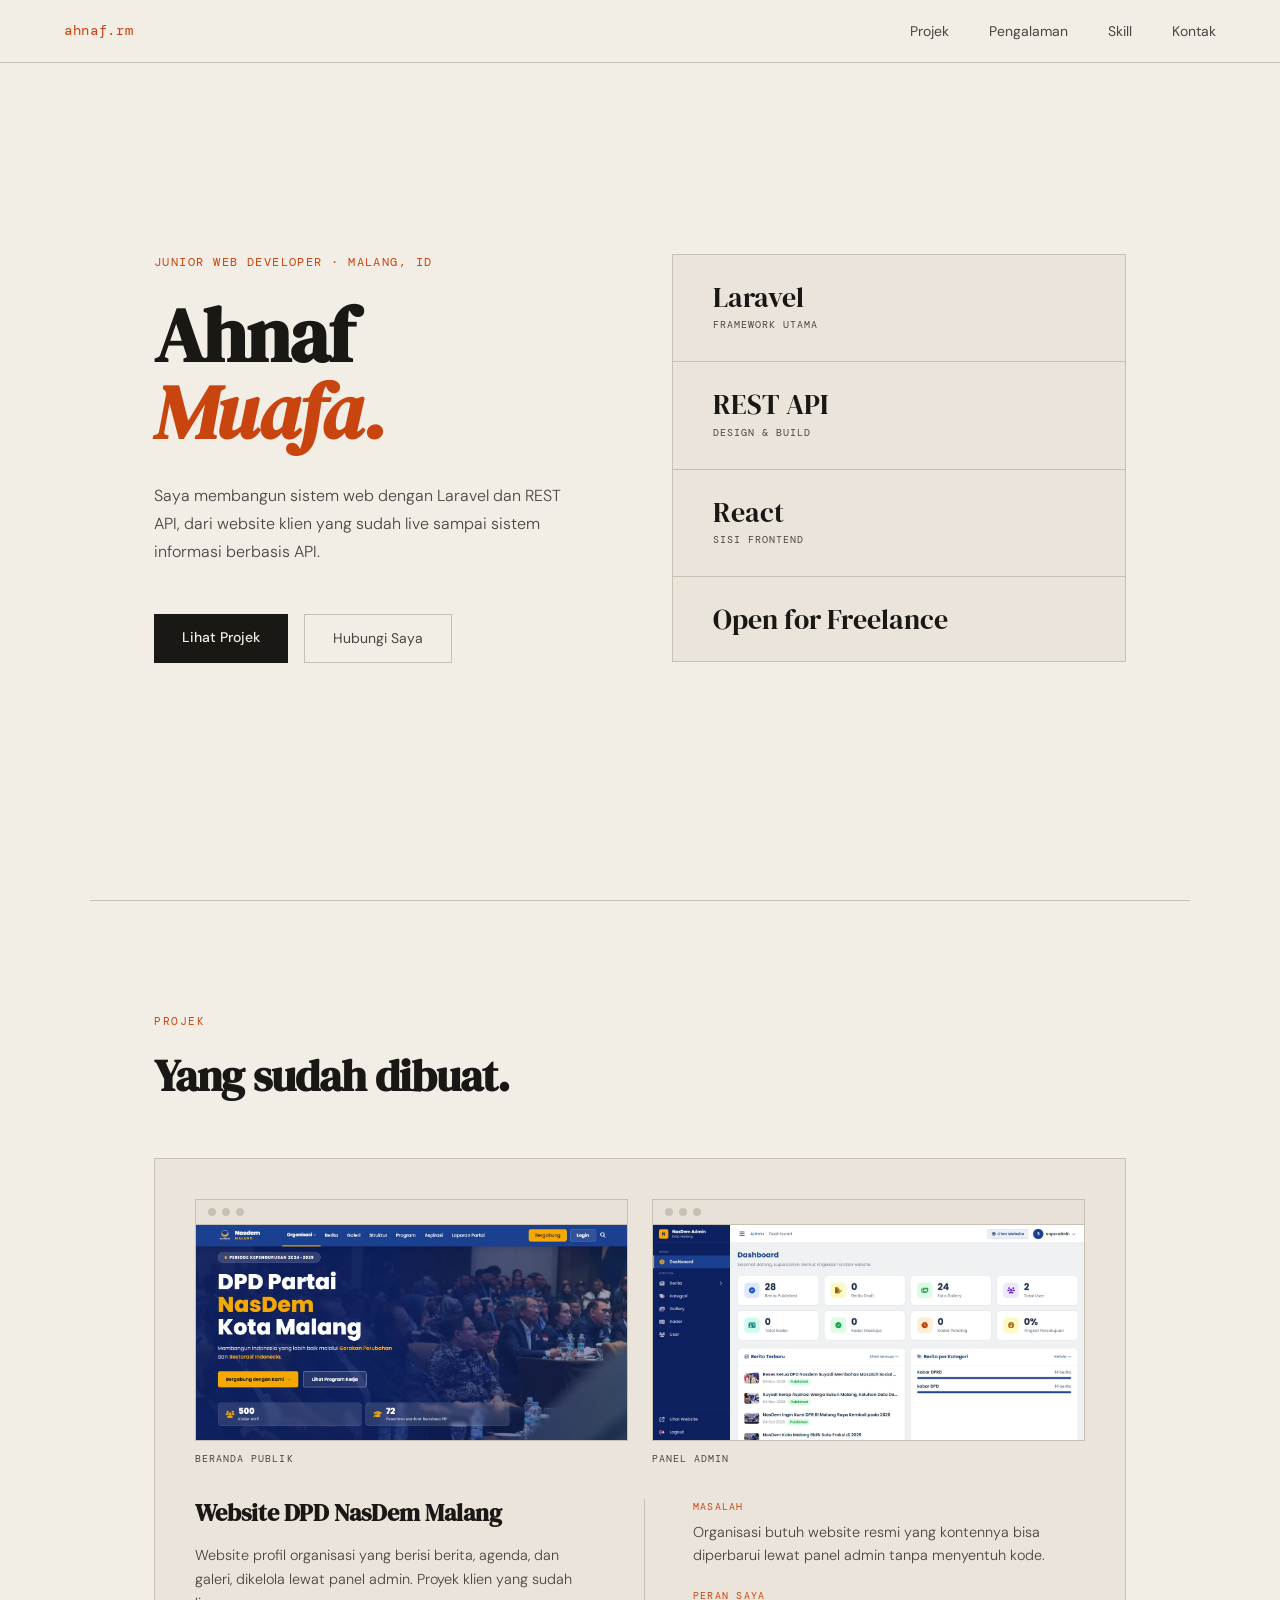
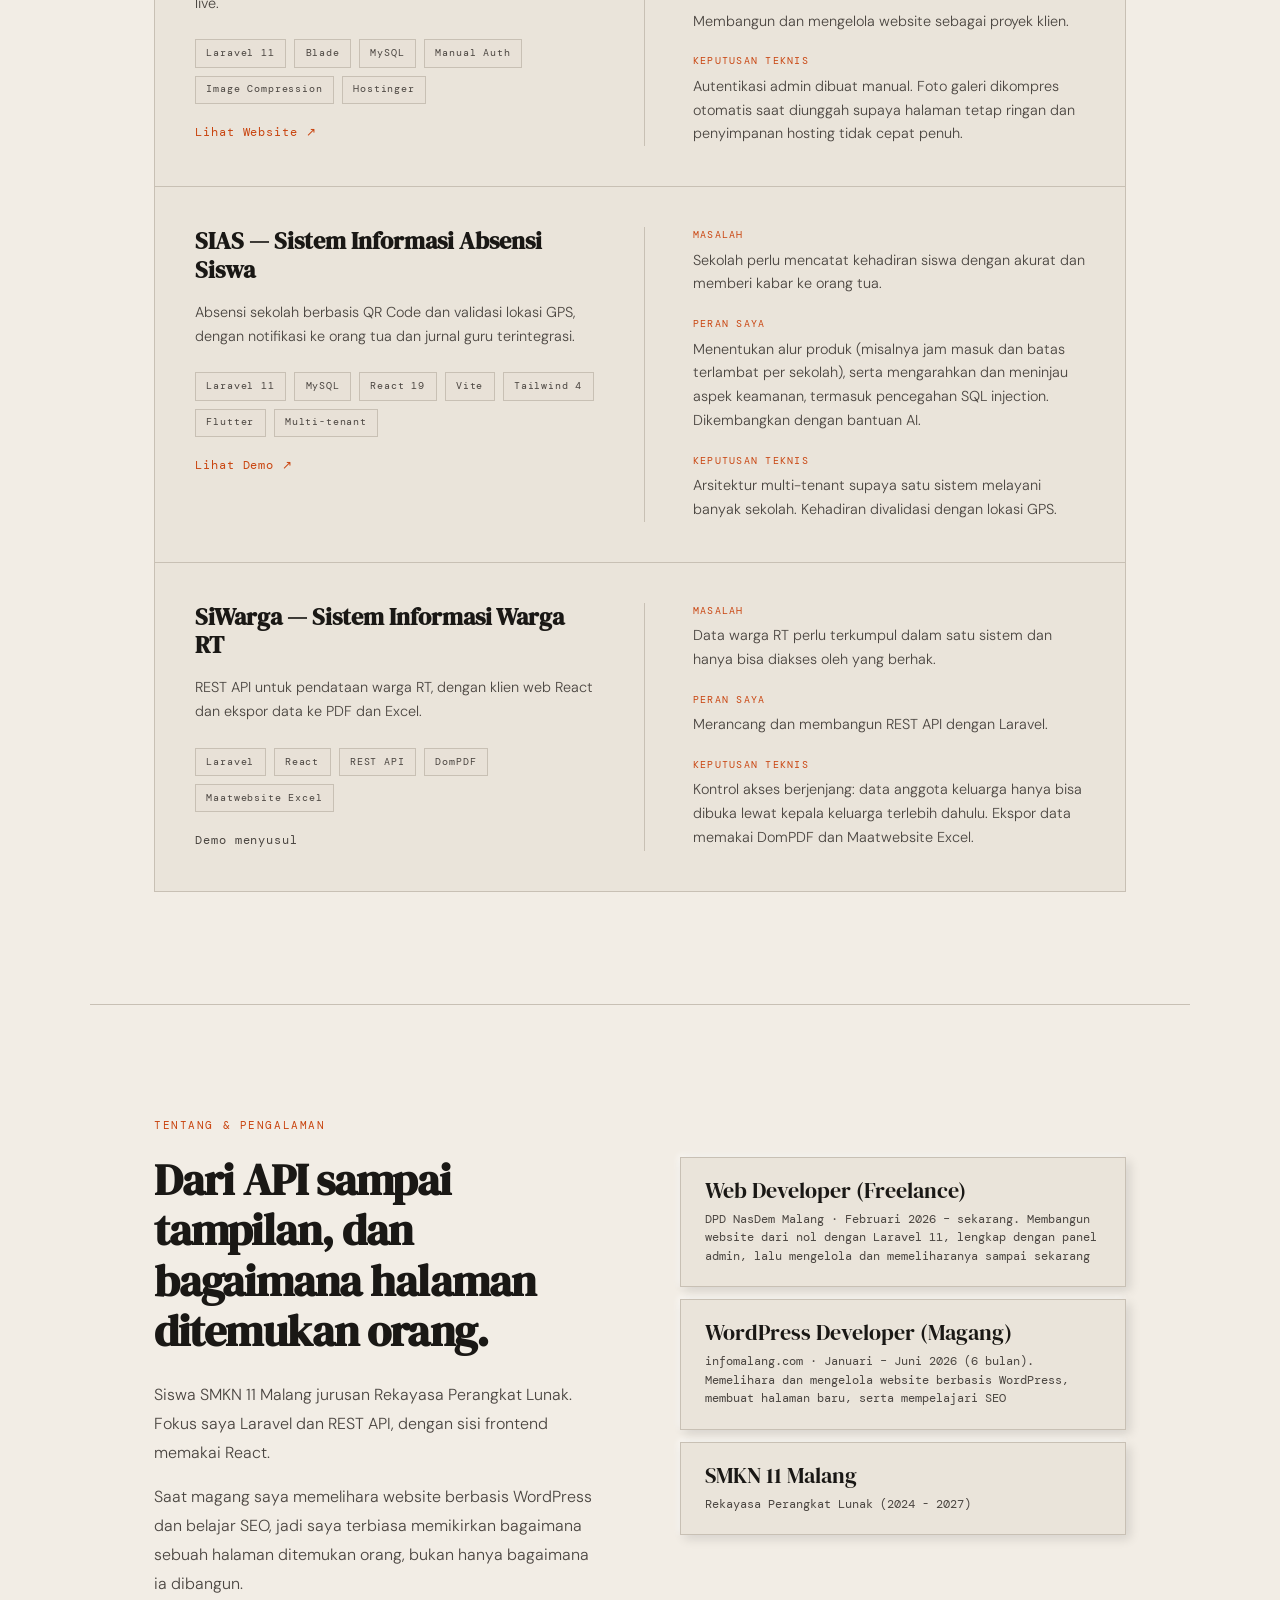
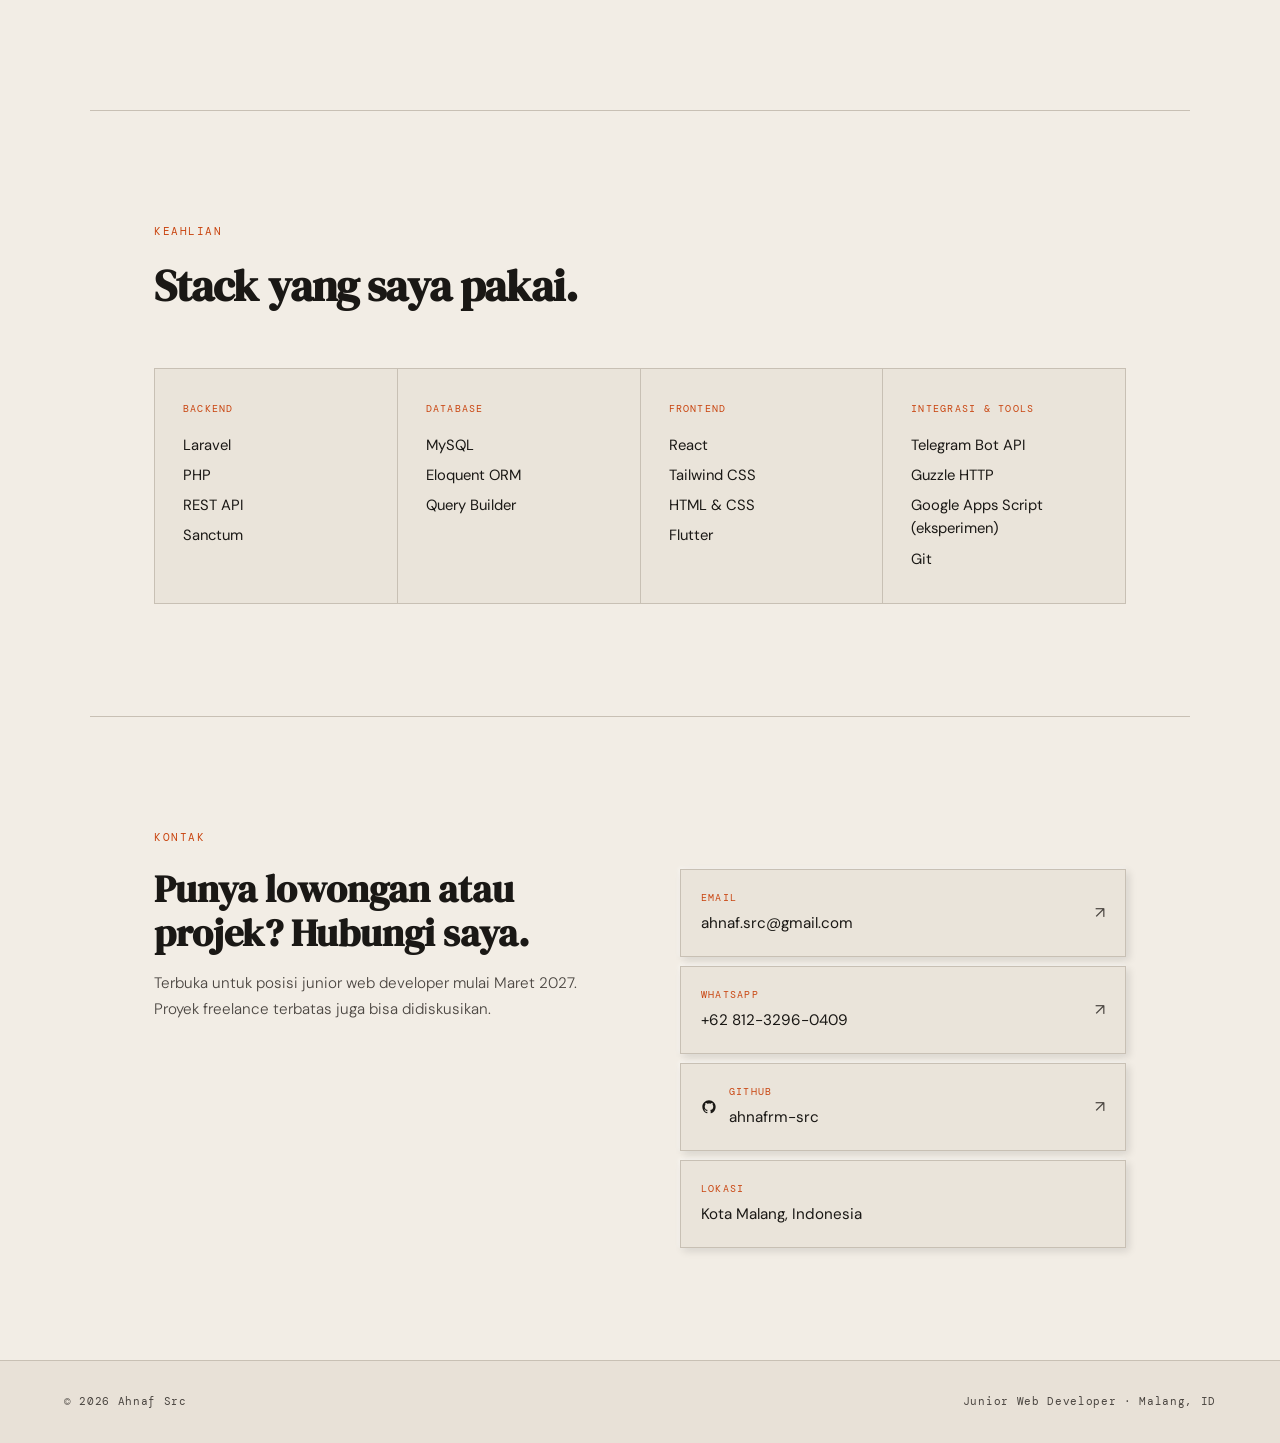
<file: index.html>
<!DOCTYPE html>
<html lang="id">
<head>
  <meta charset="UTF-8" />
  <meta name="viewport" content="width=device-width, initial-scale=1.0" />
  <title>Ahnaf Src — Junior Web Developer</title>
  <link rel="icon" href="data:image/svg+xml,%3Csvg xmlns='http://www.w3.org/2000/svg' viewBox='0 0 32 32'%3E%3Crect width='32' height='32' fill='%23C94510'/%3E%3Ctext x='16' y='23' font-size='20' text-anchor='middle' fill='%23F2EDE5' font-family='serif'%3Ea%3C/text%3E%3C/svg%3E">
  <meta name="theme-color" content="#F2EDE5">
  <link href="https://fonts.googleapis.com/css2?family=DM+Serif+Display:ital@0;1&family=DM+Mono:wght@400;500&family=DM+Sans:ital,opsz,wght@0,9..40,300;0,9..40,400;0,9..40,500;1,9..40,300&display=swap" rel="stylesheet">
  <meta name="description" content="Ahnaf — Junior Web Developer dari Malang. Membangun sistem web dengan Laravel dan REST API. Tersedia untuk bekerja mulai Maret 2027.">
  <link rel="canonical" href="https://ahnafrm-src.github.io/portofolio/">
  <meta property="og:type" content="website">
  <meta property="og:url" content="https://ahnafrm-src.github.io/portofolio/">
  <meta property="og:title" content="Ahnaf Src — Junior Web Developer">
  <meta property="og:description" content="Junior Web Developer · Laravel · REST API · Malang, ID">
  <!-- TODO: buat gambar 1200x630 (nama + "Junior Web Developer"), simpan sebagai og-image.png di folder yang sama, lalu hapus tanda komentar baris di bawah.
  <meta property="og:image" content="https://ahnafrm-src.github.io/portofolio/og-image.png">
  <meta name="twitter:card" content="summary_large_image">
  -->
  <link rel="stylesheet" href="style.css">
</head>
<body>

  <nav>
    <a class="nav-logo" href="#home">ahnaf.rm</a>
    <div class="nav-links">
      <a href="#projects">Projek</a>
      <a href="#experience">Pengalaman</a>
      <a href="#skills">Skill</a>
      <a href="#contact">Kontak</a>
    </div>
    <button class="hamburger" id="hamburger" aria-label="Toggle menu">
      <span></span><span></span><span></span>
    </button>
  </nav>

  <div class="mobile-menu" id="mobileMenu">
    <a href="#projects" class="mobile-link">Projek</a>
    <a href="#experience" class="mobile-link">Pengalaman</a>
    <a href="#skills" class="mobile-link">Skill</a>
    <a href="#contact" class="mobile-link">Kontak</a>
  </div>

  <!-- HERO -->
  <section id="home">
    <div class="hero-left">
      <p class="hero-label">Junior Web Developer · Malang, ID</p>
      <h1 class="hero-name">
        Ahnaf
        <em>Muafa.</em>
      </h1>
      <p class="hero-desc">Saya membangun sistem web dengan Laravel dan REST API, dari website klien yang sudah live sampai sistem informasi berbasis API.</p>
      <div class="hero-cta">
        <a href="#projects" class="btn-primary">Lihat Projek</a>
        <a href="#contact" class="btn-ghost">Hubungi Saya</a>
        <!-- TODO: kalau CV sudah ada, taruh file sebagai cv.pdf di folder ini lalu hapus tanda komentar baris di bawah.
        <a href="cv.pdf" class="btn-ghost" download>Unduh CV</a>
        -->
      </div>
    </div>

    <div class="hero-right">
      <div class="hero-stat">
        <div class="hero-stat-num">Laravel</div>
        <div class="hero-stat-label">Framework Utama</div>
      </div>
      <div class="hero-stat">
        <div class="hero-stat-num">REST API</div>
        <div class="hero-stat-label">Design & Build</div>
      </div>
      <div class="hero-stat">
        <div class="hero-stat-num">React</div>
        <div class="hero-stat-label">Sisi Frontend</div>
      </div>
      <div class="hero-stat">
        <div class="hero-stat-num">Open for Freelance</div>
      </div>
    </div>
  </section>

  <div class="divider"></div>

  <!-- PROJECTS -->
  <section id="projects">
    <div class="projects-header reveal">
      <div>
        <p class="section-label">Projek</p>
        <h2 class="section-title">Yang sudah dibuat.</h2>
      </div>
    </div>
    <div class="projects-grid reveal">

      <article class="project-card">
        <div class="project-shots">
          <figure>
            <a class="shot" href="img/nasdem-beranda.webp" target="_blank" rel="noopener">
              <div class="shot-bar"><span></span><span></span><span></span></div>
              <img src="img/nasdem-beranda.webp" alt="Beranda website DPD Partai NasDem Kota Malang" width="1347" height="678" loading="lazy">
            </a>
            <figcaption>Beranda publik</figcaption>
          </figure>
          <figure>
            <a class="shot" href="img/nasdem-admin.webp" target="_blank" rel="noopener">
              <div class="shot-bar"><span></span><span></span><span></span></div>
              <img src="img/nasdem-admin.webp" alt="Dashboard panel admin website DPD NasDem Malang" width="1346" height="681" loading="lazy">
            </a>
            <figcaption>Panel admin</figcaption>
          </figure>
        </div>
        <div class="project-main">
          <h3 class="project-title">Website DPD NasDem Malang</h3>
          <p class="project-desc">Website profil organisasi yang berisi berita, agenda, dan galeri, dikelola lewat panel admin. Proyek klien yang sudah live.</p>
          <div class="project-tags">
            <span class="tag">Laravel 11</span>
            <span class="tag">Blade</span>
            <span class="tag">MySQL</span>
            <span class="tag">Manual Auth</span>
            <span class="tag">Image Compression</span>
            <span class="tag">Hostinger</span>
          </div>
          <a href="https://nasdemkotamalang.com/" target="_blank" rel="noopener" class="project-link">Lihat Website ↗</a>
        </div>
        <dl class="project-meta">
          <div>
            <dt>Masalah</dt>
            <dd>Organisasi butuh website resmi yang kontennya bisa diperbarui lewat panel admin tanpa menyentuh kode.</dd>
          </div>
          <div>
            <dt>Peran saya</dt>
            <dd>Membangun dan mengelola website sebagai proyek klien.</dd>
          </div>
          <div>
            <dt>Keputusan teknis</dt>
            <dd>Autentikasi admin dibuat manual. Foto galeri dikompres otomatis saat diunggah supaya halaman tetap ringan dan penyimpanan hosting tidak cepat penuh.</dd>
          </div>
        </dl>
      </article>

      <article class="project-card">
        <!-- TODO: screenshot SIAS (WAJIB data fiktif, tanpa nama siswa asli). Simpan di img/, sesuaikan nama file, lalu hapus tanda komentar ini.
        Untuk dua gambar berdampingan: hapus kata "single" dan gandakan blok <figure>.
        <div class="project-shots single">
          <figure>
            <a class="shot" href="img/sias-dashboard.webp" target="_blank" rel="noopener">
              <div class="shot-bar"><span></span><span></span><span></span></div>
              <img src="img/sias-dashboard.webp" alt="Dashboard SIAS" loading="lazy">
            </a>
            <figcaption>Dashboard</figcaption>
          </figure>
        </div>
        -->
        <div class="project-main">
          <h3 class="project-title">SIAS — Sistem Informasi Absensi Siswa</h3>
          <p class="project-desc">Absensi sekolah berbasis QR Code dan validasi lokasi GPS, dengan notifikasi ke orang tua dan jurnal guru terintegrasi.</p>
          <div class="project-tags">
            <span class="tag">Laravel 11</span>
            <span class="tag">MySQL</span>
            <span class="tag">React 19</span>
            <span class="tag">Vite</span>
            <span class="tag">Tailwind 4</span>
            <span class="tag">Flutter</span>
            <span class="tag">Multi-tenant</span>
          </div>
          <a href="https://sias-gilt.vercel.app" target="_blank" rel="noopener" class="project-link">Lihat Demo ↗</a>
        </div>
        <dl class="project-meta">
          <div>
            <dt>Masalah</dt>
            <dd>Sekolah perlu mencatat kehadiran siswa dengan akurat dan memberi kabar ke orang tua.</dd>
          </div>
          <div>
            <dt>Peran saya</dt>
            <dd>Menentukan alur produk (misalnya jam masuk dan batas terlambat per sekolah), serta mengarahkan dan meninjau aspek keamanan, termasuk pencegahan SQL injection. Dikembangkan dengan bantuan AI.</dd>
          </div>
          <div>
            <dt>Keputusan teknis</dt>
            <dd>Arsitektur multi-tenant supaya satu sistem melayani banyak sekolah. Kehadiran divalidasi dengan lokasi GPS.</dd>
          </div>
        </dl>
      </article>

      <article class="project-card">
        <!-- TODO: screenshot SiWarga (WAJIB data fiktif, tanpa NIK/nama/alamat warga asli). Simpan di img/, sesuaikan nama file, lalu hapus tanda komentar ini.
        Untuk dua gambar berdampingan: hapus kata "single" dan gandakan blok <figure>.
        <div class="project-shots single">
          <figure>
            <a class="shot" href="img/siwarga-daftar-warga.webp" target="_blank" rel="noopener">
              <div class="shot-bar"><span></span><span></span><span></span></div>
              <img src="img/siwarga-daftar-warga.webp" alt="Daftar warga di SiWarga" loading="lazy">
            </a>
            <figcaption>Daftar warga</figcaption>
          </figure>
        </div>
        -->
        <div class="project-main">
          <h3 class="project-title">SiWarga — Sistem Informasi Warga RT</h3>
          <p class="project-desc">REST API untuk pendataan warga RT, dengan klien web React dan ekspor data ke PDF dan Excel.</p>
          <div class="project-tags">
            <span class="tag">Laravel</span>
            <span class="tag">React</span>
            <span class="tag">REST API</span>
            <span class="tag">DomPDF</span>
            <span class="tag">Maatwebsite Excel</span>
          </div>
          <span class="project-status">Demo menyusul</span>
        </div>
        <dl class="project-meta">
          <div>
            <dt>Masalah</dt>
            <dd>Data warga RT perlu terkumpul dalam satu sistem dan hanya bisa diakses oleh yang berhak.</dd>
          </div>
          <div>
            <dt>Peran saya</dt>
            <dd>Merancang dan membangun REST API dengan Laravel.</dd>
          </div>
          <div>
            <dt>Keputusan teknis</dt>
            <dd>Kontrol akses berjenjang: data anggota keluarga hanya bisa dibuka lewat kepala keluarga terlebih dahulu. Ekspor data memakai DomPDF dan Maatwebsite Excel.</dd>
          </div>
        </dl>
      </article>

    </div>
  </section>

  <div class="divider"></div>

  <!-- ABOUT + EXPERIENCE -->
  <section id="experience">
    <div class="about-left reveal">
      <p class="section-label">Tentang & Pengalaman</p>
      <h2 class="section-title">Dari API sampai tampilan, dan bagaimana halaman ditemukan orang.</h2>
      <p class="about-text">Siswa SMKN 11 Malang jurusan Rekayasa Perangkat Lunak. Fokus saya Laravel dan REST API, dengan sisi frontend memakai React.</p>
      <p class="about-text">Saat magang saya memelihara website berbasis WordPress dan belajar SEO, jadi saya terbiasa memikirkan bagaimana sebuah halaman ditemukan orang, bukan hanya bagaimana ia dibangun.</p>
    </div>
    <div class="about-right reveal">
      <div class="stat-row">
        <div class="stat-item">
          <div class="stat-number">Web Developer (Freelance)</div>
          <div class="stat-desc">DPD NasDem Malang · Februari 2026 – sekarang. Membangun website dari nol dengan Laravel 11, lengkap dengan panel admin, lalu mengelola dan memeliharanya sampai sekarang</div>
        </div>
        <div class="stat-item">
          <div class="stat-number">WordPress Developer (Magang)</div>
          <div class="stat-desc">infomalang.com · Januari – Juni 2026 (6 bulan). Memelihara dan mengelola website berbasis WordPress, membuat halaman baru, serta mempelajari SEO</div>
        </div>
        <div class="stat-item">
          <div class="stat-number">SMKN 11 Malang</div>
          <div class="stat-desc">Rekayasa Perangkat Lunak (2024 - 2027)</div>
        </div>
      </div>
    </div>
  </section>

  <div class="divider"></div>

  <!-- SKILLS -->
  <section id="skills">
    <div class="skills-header reveal">
      <p class="section-label">Keahlian</p>
      <h2 class="section-title">Stack yang saya pakai.</h2>
    </div>
    <div class="skills-grid reveal">
      <div class="skill-card">
        <p class="skill-category">Backend</p>
        <div class="skill-items">
          <span class="skill-item">Laravel</span>
          <span class="skill-item">PHP</span>
          <span class="skill-item">REST API</span>
          <span class="skill-item">Sanctum</span>
        </div>
      </div>
      <div class="skill-card">
        <p class="skill-category">Database</p>
        <div class="skill-items">
          <span class="skill-item">MySQL</span>
          <span class="skill-item">Eloquent ORM</span>
          <span class="skill-item">Query Builder</span>
        </div>
      </div>
      <div class="skill-card">
        <p class="skill-category">Frontend</p>
        <div class="skill-items">
          <span class="skill-item">React</span>
          <span class="skill-item">Tailwind CSS</span>
          <span class="skill-item">HTML & CSS</span>
          <span class="skill-item">Flutter</span>
        </div>
      </div>
      <div class="skill-card">
        <p class="skill-category">Integrasi & Tools</p>
        <div class="skill-items">
          <span class="skill-item">Telegram Bot API</span>
          <span class="skill-item">Guzzle HTTP</span>
          <span class="skill-item">Google Apps Script (eksperimen)</span>
          <span class="skill-item">Git</span>
        </div>
      </div>
    </div>
  </section>

  <div class="divider"></div>

  <!-- CONTACT -->
  <section id="contact">
    <div class="reveal">
      <p class="section-label">Kontak</p>
      <h2 class="contact-title">Punya lowongan atau projek? Hubungi saya.</h2>
      <p class="contact-sub">Terbuka untuk posisi junior web developer mulai Maret 2027. Proyek freelance terbatas juga bisa didiskusikan.</p>
    </div>
    <div class="contact-links reveal">

      <a href="mailto:ahnaf.src@gmail.com" class="contact-link">
        <div>
          <span class="link-label">Email</span>
          <span class="link-value">ahnaf.src@gmail.com</span>
        </div>
        <span class="link-arrow">↗</span>
      </a>

      <a href="https://wa.me/6281232960409" target="_blank" rel="noopener" class="contact-link">
        <div>
          <span class="link-label">WhatsApp</span>
          <span class="link-value">+62 812-3296-0409</span>
        </div>
        <span class="link-arrow">↗</span>
      </a>

      <a href="https://github.com/ahnafrm-src" target="_blank" rel="noopener" class="contact-link">
        <div style="display:flex;align-items:center;gap:0.75rem;">
          <svg width="16" height="16" viewBox="0 0 24 24" fill="currentColor"><path d="M12 2C6.477 2 2 6.477 2 12c0 4.418 2.865 8.166 6.839 9.489.5.092.682-.217.682-.482 0-.237-.009-.868-.013-1.703-2.782.604-3.369-1.342-3.369-1.342-.454-1.155-1.11-1.463-1.11-1.463-.908-.62.069-.608.069-.608 1.003.07 1.531 1.03 1.531 1.03.892 1.529 2.341 1.087 2.91.832.092-.647.35-1.088.636-1.338-2.22-.253-4.555-1.11-4.555-4.943 0-1.091.39-1.984 1.029-2.683-.103-.253-.446-1.27.098-2.647 0 0 .84-.269 2.75 1.025A9.578 9.578 0 0 1 12 6.836c.85.004 1.705.114 2.504.336 1.909-1.294 2.747-1.025 2.747-1.025.546 1.377.202 2.394.1 2.647.64.699 1.028 1.592 1.028 2.683 0 3.842-2.339 4.687-4.566 4.935.359.309.678.919.678 1.852 0 1.336-.012 2.415-.012 2.743 0 .267.18.579.688.481C19.138 20.163 22 16.418 22 12c0-5.523-4.477-10-10-10z"/></svg>
          <div>
            <span class="link-label">GitHub</span>
            <span class="link-value">ahnafrm-src</span>
          </div>
        </div>
        <span class="link-arrow">↗</span>
      </a>

      <div class="contact-link" style="cursor:default;">
        <div>
          <span class="link-label">Lokasi</span>
          <span class="link-value">Kota Malang, Indonesia</span>
        </div>
      </div>

    </div>
  </section>

  <footer>
    <span class="footer-copy">© 2026 Ahnaf Src</span>
    <span class="footer-copy">Junior Web Developer · Malang, ID</span>
  </footer>

  <script src="script.js"></script>
</body>
</html>
</file>
<file: style.css>
*, *::before, *::after { box-sizing: border-box; margin: 0; padding: 0; }

:root {
  --bg: #F2EDE5;
  --bg2: #E8E1D7;
  --ink: #1A1815;
  --ink-muted: #4A4540;
  --accent: #C94510;
  --border: #C8C0B4;
  --card: #EAE4DA;
  --card-deep: #DDD5C8;
  --nav-bg: rgba(242, 237, 229, 0.92);
}

html { scroll-behavior: smooth; }

body {
  font-family: 'DM Sans', sans-serif;
  background: var(--bg);
  color: var(--ink);
  font-size: 16px;
  line-height: 1.6;
  -webkit-font-smoothing: antialiased;
  overflow-x: hidden;
}

nav {
  position: fixed; top: 0; left: 0; right: 0;
  z-index: 100;
  display: flex; justify-content: space-between; align-items: center;
  padding: 1.25rem 4rem;
  background: var(--nav-bg);
  backdrop-filter: blur(16px);
  -webkit-backdrop-filter: blur(16px);
  border-bottom: 1px solid var(--border);
}

.nav-logo {
  font-family: 'DM Mono', monospace;
  font-size: 0.85rem;
  letter-spacing: 0.05em;
  color: var(--accent);
  text-decoration: none;
}

.nav-links { display: flex; gap: 2.5rem; margin-left: auto; }
.nav-links a {
  font-size: 0.875rem;
  color: var(--ink-muted);
  text-decoration: none;
  transition: color 0.2s;
}
.nav-links a:hover { color: var(--ink); }

section { padding: 7rem 4rem; max-width: 1100px; margin: 0 auto; scroll-margin-top: 4rem; }

#home {
  min-height: 100vh;
  display: grid;
  grid-template-columns: 1fr 1fr;
  align-items: center;
  gap: 4rem;
  padding-top: 8rem;
  max-width: 1100px;
}

.hero-left { display: flex; flex-direction: column; }

.hero-label {
  font-family: 'DM Mono', monospace;
  font-size: 0.75rem;
  letter-spacing: 0.12em;
  color: var(--accent);
  text-transform: uppercase;
  margin-bottom: 1.5rem;
  opacity: 0;
  animation: fadeUp 0.6s 0.1s ease forwards;
}

.hero-name {
  font-family: 'DM Serif Display', serif;
  font-size: clamp(3.5rem, 6vw, 5.5rem);
  line-height: 1.0;
  letter-spacing: -0.02em;
  color: var(--ink);
  opacity: 0;
  animation: fadeUp 0.6s 0.2s ease forwards;
}

.hero-name em {
  font-style: italic;
  color: var(--accent);
  display: block;
}

.hero-desc {
  margin-top: 2rem;
  max-width: 420px;
  font-size: 1rem;
  font-weight: 300;
  color: var(--ink-muted);
  line-height: 1.75;
  opacity: 0;
  animation: fadeUp 0.6s 0.35s ease forwards;
}

.hero-cta {
  margin-top: 3rem;
  display: flex; flex-wrap: wrap; gap: 1rem;
  opacity: 0;
  animation: fadeUp 0.6s 0.5s ease forwards;
}

.hero-right {
  opacity: 0;
  animation: fadeUp 0.6s 0.4s ease forwards;
  display: flex;
  flex-direction: column;
  gap: 1px;
  background: var(--border);
  border: 1px solid var(--border);
}

.hero-stat {
  background: var(--card);
  padding: 1.75rem 2.5rem;
  transition: background 0.2s;
  position: relative;
  overflow: hidden;
}

.hero-stat::before {
  content: '';
  position: absolute;
  top: 0; left: 0;
  width: 3px; height: 100%;
  background: var(--accent);
  transform: scaleY(0);
  transform-origin: bottom;
  transition: transform 0.3s ease;
}

.hero-stat:hover::before { transform: scaleY(1); }
.hero-stat:hover { background: var(--card-deep); }

.hero-stat-num {
  font-family: 'DM Serif Display', serif;
  font-size: 1.75rem;
  color: var(--ink);
  line-height: 1;
}

.hero-stat-label {
  font-family: 'DM Mono', monospace;
  font-size: 0.62rem;
  color: var(--ink-muted);
  letter-spacing: 0.1em;
  text-transform: uppercase;
  margin-top: 0.4rem;
}

.btn-primary {
  display: inline-block;
  padding: 0.75rem 1.75rem;
  background: var(--ink);
  color: var(--bg);
  font-size: 0.875rem;
  font-weight: 500;
  text-decoration: none;
  transition: background 0.2s, transform 0.15s, color 0.2s;
}
.btn-primary:hover { background: var(--accent); color: #fff; transform: translateY(-1px); }

.btn-ghost {
  display: inline-block;
  padding: 0.75rem 1.75rem;
  border: 1px solid var(--border);
  color: var(--ink-muted);
  font-size: 0.875rem;
  text-decoration: none;
  transition: border-color 0.2s, color 0.2s;
}
.btn-ghost:hover { border-color: var(--ink); color: var(--ink); }

.divider {
  width: 100%; height: 1px;
  background: var(--border);
  max-width: 1100px;
  margin: 0 auto;
}

#experience {
  display: grid;
  grid-template-columns: 1fr 1fr;
  gap: 5rem;
  align-items: start;
}

.section-label {
  font-family: 'DM Mono', monospace;
  font-size: 0.7rem;
  letter-spacing: 0.14em;
  color: var(--accent);
  text-transform: uppercase;
  margin-bottom: 1.25rem;
}

.section-title {
  font-family: 'DM Serif Display', serif;
  font-size: clamp(2rem, 3.5vw, 2.75rem);
  line-height: 1.15;
  letter-spacing: -0.02em;
}

.about-text {
  font-size: 1rem;
  font-weight: 300;
  color: var(--ink-muted);
  line-height: 1.8;
  margin-top: 1.5rem;
}
.about-text + .about-text { margin-top: 1rem; }

.about-right { padding-top: 2.5rem; }

.stat-row { display: flex; flex-direction: column; gap: 0.75rem; }

.stat-item {
  padding: 1.25rem 1.5rem;
  background: var(--card);
  box-shadow:
    4px 4px 10px rgba(0,0,0,0.12),
    -2px -2px 6px rgba(255,255,255,0.6);
  border: 1px solid var(--border);
  transition: box-shadow 0.3s;
}

.stat-item:hover {
  box-shadow:
    inset 3px 3px 8px rgba(0,0,0,0.15),
    inset -2px -2px 5px rgba(255,255,255,0.5);
}

.stat-number {
  font-family: 'DM Serif Display', serif;
  font-size: 1.4rem;
  color: var(--ink);
  line-height: 1.2;
}

.stat-desc {
  font-family: 'DM Mono', monospace;
  font-size: 0.72rem;
  color: var(--ink-muted);
  margin-top: 0.4rem;
  line-height: 1.6;
}

.skills-header { margin-bottom: 3.5rem; }

.skills-grid {
  display: grid;
  grid-template-columns: repeat(4, 1fr);
  gap: 1px;
  background: var(--border);
  border: 1px solid var(--border);
}

.skill-card {
  background: var(--card);
  padding: 2rem 1.75rem;
  transition: background 0.25s;
  position: relative;
  overflow: hidden;
}

.skill-card::after {
  content: '';
  position: absolute;
  inset: 0;
  background: radial-gradient(circle at 50% 0%, rgba(201,69,16,0.07), transparent 70%);
  pointer-events: none;
  opacity: 0;
  transition: opacity 0.3s;
}

.skill-card:hover { background: var(--card-deep); }
.skill-card:hover::after { opacity: 1; }

.skill-category {
  font-family: 'DM Mono', monospace;
  font-size: 0.65rem;
  letter-spacing: 0.12em;
  color: var(--accent);
  text-transform: uppercase;
  margin-bottom: 1rem;
}

.skill-items { display: flex; flex-direction: column; gap: 0.4rem; }

.skill-item {
  font-size: 0.925rem;
  color: var(--ink);
}

.projects-header {
  display: flex;
  justify-content: space-between;
  align-items: flex-end;
  margin-bottom: 3.5rem;
}

.projects-grid {
  display: grid;
  grid-template-columns: 1fr;
  gap: 1px;
  background: var(--border);
  border: 1px solid var(--border);
}

.project-card {
  background: var(--card);
  padding: 2.5rem;
  display: grid;
  grid-template-columns: 1fr 1.1fr;
  gap: 2rem 3rem;
  transition: background 0.2s;
  position: relative;
  overflow: hidden;
}

.project-card:hover { background: var(--card-deep); }
.project-card::before {
  content: '';
  position: absolute;
  top: 0; left: 0; right: 0;
  height: 2px;
  background: var(--accent);
  transform: scaleX(0);
  transform-origin: left;
  transition: transform 0.3s ease;
}
.project-card:hover::before { transform: scaleX(1); }

.project-main {
  display: flex;
  flex-direction: column;
  gap: 1rem;
}

.project-shots {
  grid-column: 1 / -1;
  display: grid;
  grid-template-columns: repeat(2, 1fr);
  gap: 1.5rem;
}
.project-shots.single { grid-template-columns: 1fr; }
.project-shots figure { margin: 0; }

.shot {
  display: block;
  border: 1px solid var(--border);
  background: var(--bg2);
  text-decoration: none;
  transition: border-color 0.2s;
}
.shot:hover { border-color: var(--accent); }

.shot-bar {
  display: flex;
  gap: 6px;
  padding: 0.5rem 0.75rem;
  border-bottom: 1px solid var(--border);
  background: var(--bg2);
}
.shot-bar span {
  width: 8px; height: 8px;
  border-radius: 50%;
  background: var(--border);
}

.shot img {
  display: block;
  width: 100%;
  height: auto;
  aspect-ratio: 2 / 1;
  object-fit: cover;
  object-position: top;
}
.project-shots.single .shot img { aspect-ratio: 21 / 9; }

.project-shots figcaption {
  font-family: 'DM Mono', monospace;
  font-size: 0.65rem;
  letter-spacing: 0.1em;
  text-transform: uppercase;
  color: var(--ink-muted);
  margin-top: 0.6rem;
}

.project-title {
  font-family: 'DM Serif Display', serif;
  font-size: 1.5rem;
  line-height: 1.2;
}

.project-desc {
  font-size: 0.9rem;
  font-weight: 300;
  color: var(--ink-muted);
  line-height: 1.65;
}

.project-tags { display: flex; flex-wrap: wrap; gap: 0.5rem; margin-top: 0.5rem; }

.tag {
  font-family: 'DM Mono', monospace;
  font-size: 0.65rem;
  letter-spacing: 0.08em;
  padding: 0.3rem 0.65rem;
  border: 1px solid var(--border);
  color: var(--ink-muted);
  background: var(--bg2);
}

.project-link {
  display: inline-flex;
  align-items: center;
  font-family: 'DM Mono', monospace;
  font-size: 0.72rem;
  letter-spacing: 0.08em;
  color: var(--accent);
  text-decoration: none;
  margin-top: 0.25rem;
  transition: opacity 0.2s;
}
.project-link:hover { opacity: 0.7; }

.project-status {
  font-family: 'DM Mono', monospace;
  font-size: 0.72rem;
  letter-spacing: 0.08em;
  color: var(--ink-muted);
  margin-top: 0.25rem;
}

.project-meta {
  display: flex;
  flex-direction: column;
  gap: 1.25rem;
  padding-left: 3rem;
  border-left: 1px solid var(--border);
}

.project-meta dt {
  font-family: 'DM Mono', monospace;
  font-size: 0.65rem;
  letter-spacing: 0.12em;
  color: var(--accent);
  text-transform: uppercase;
  margin-bottom: 0.3rem;
}

.project-meta dd {
  font-size: 0.9rem;
  font-weight: 300;
  color: var(--ink-muted);
  line-height: 1.65;
}

#contact {
  display: grid;
  grid-template-columns: 1fr 1fr;
  gap: 5rem;
  align-items: start;
}

.contact-title {
  font-family: 'DM Serif Display', serif;
  font-size: clamp(2rem, 3vw, 2.5rem);
  line-height: 1.15;
  margin-top: 1.25rem;
}

.contact-sub {
  margin-top: 1rem;
  font-size: 0.95rem;
  font-weight: 300;
  color: var(--ink-muted);
  line-height: 1.7;
}

.contact-links { display: flex; flex-direction: column; gap: 0.6rem; padding-top: 2.5rem; }

.contact-link {
  display: flex;
  align-items: center;
  gap: 1rem;
  text-decoration: none;
  color: var(--ink);
  padding: 1.25rem 1.25rem;
  background: var(--card);
  box-shadow:
    3px 3px 8px rgba(0,0,0,0.12),
    -1px -1px 4px rgba(255,255,255,0.6);
  border: 1px solid var(--border);
  transition: all 0.25s;
}

.contact-link:hover {
  box-shadow:
    inset 3px 3px 8px rgba(0,0,0,0.15),
    inset -1px -1px 4px rgba(255,255,255,0.5);
  color: var(--accent);
}

.contact-link:hover .link-arrow { transform: translate(3px, -3px); color: var(--accent); }

.link-label {
  font-family: 'DM Mono', monospace;
  font-size: 0.65rem;
  letter-spacing: 0.12em;
  color: var(--accent);
  text-transform: uppercase;
  display: block;
  margin-bottom: 0.2rem;
}

.link-value { font-size: 0.95rem; font-weight: 400; }

.link-arrow {
  margin-left: auto;
  font-size: 1rem;
  color: var(--ink-muted);
  transition: transform 0.2s, color 0.2s;
  flex-shrink: 0;
}

footer {
  border-top: 1px solid var(--border);
  padding: 2rem 4rem;
  display: flex;
  justify-content: space-between;
  align-items: center;
  background: var(--bg2);
}

.footer-copy {
  font-family: 'DM Mono', monospace;
  font-size: 0.7rem;
  color: var(--ink-muted);
  letter-spacing: 0.06em;
}

@keyframes fadeUp {
  from { opacity: 0; transform: translateY(20px); }
  to   { opacity: 1; transform: translateY(0); }
}

.reveal {
  opacity: 0;
  transform: translateY(24px);
  transition: opacity 0.6s ease, transform 0.6s ease;
}
.reveal.visible { opacity: 1; transform: translateY(0); }

.hamburger {
  display: none;
  flex-direction: column;
  justify-content: center;
  gap: 5px;
  width: 36px; height: 36px;
  background: transparent;
  border: 1px solid var(--border);
  cursor: pointer;
  padding: 8px;
}
.hamburger span {
  display: block; width: 100%; height: 1.5px;
  background: var(--ink);
  transition: transform 0.3s, opacity 0.3s;
  transform-origin: center;
}
.hamburger.open span:nth-child(1) { transform: translateY(6.5px) rotate(45deg); }
.hamburger.open span:nth-child(2) { opacity: 0; }
.hamburger.open span:nth-child(3) { transform: translateY(-6.5px) rotate(-45deg); }

.mobile-menu {
  display: none;
  position: fixed;
  top: 61px; left: 0; right: 0;
  background: var(--bg);
  border-bottom: 1px solid var(--border);
  z-index: 99;
  flex-direction: column;
  padding: 1.5rem;
}
.mobile-menu.open { display: flex; }
.mobile-menu a {
  font-size: 1.1rem;
  color: var(--ink-muted);
  text-decoration: none;
  padding: 1rem 0;
  border-bottom: 1px solid var(--border);
  transition: color 0.2s;
}
.mobile-menu a:last-child { border-bottom: none; }
.mobile-menu a:hover { color: var(--ink); }

@media (max-width: 900px) {
  .project-card { grid-template-columns: 1fr; gap: 2rem; }
  .project-shots { grid-template-columns: 1fr; }
  .project-meta { padding-left: 0; border-left: none; border-top: 1px solid var(--border); padding-top: 1.5rem; }
}

@media (max-width: 768px) {
  nav { padding: 1.25rem 1.5rem; }
  .nav-links { display: none; }
  .hamburger { display: flex; }
  section { padding: 5rem 1.5rem; }
  #home { grid-template-columns: 1fr; min-height: auto; padding-bottom: 4rem; }
  .hero-right { margin-top: 2rem; }
  #experience, #contact { grid-template-columns: 1fr; gap: 3rem; }
  .skills-grid { grid-template-columns: repeat(2, 1fr); }
  .project-card { padding: 1.75rem; }
  footer { padding: 1.5rem; flex-direction: column; gap: 0.75rem; text-align: center; }
}
</file>
